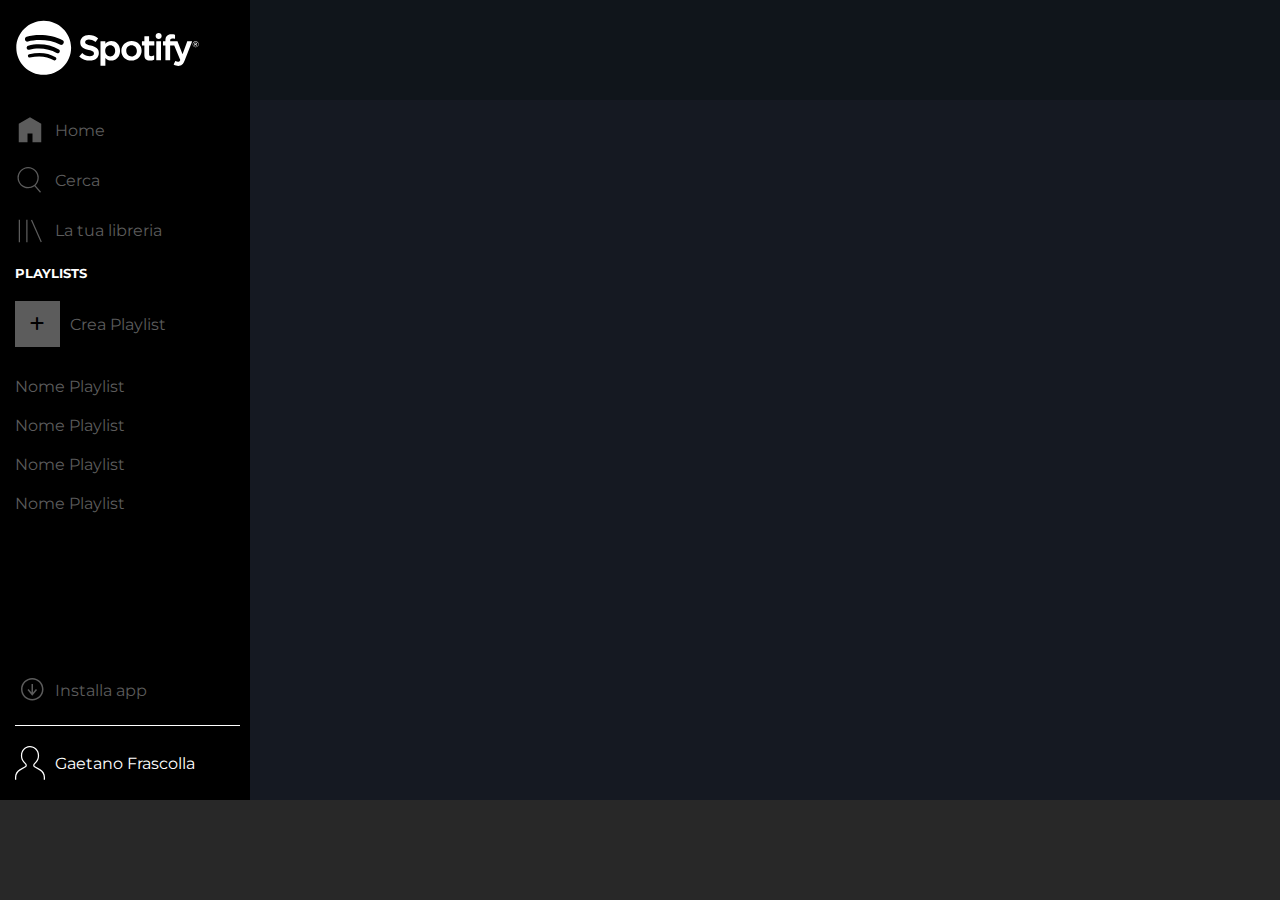
<file: day-1/index.html>
<!DOCTYPE html>
<html lang="en">

<head>
    <meta charset="UTF-8">
    <meta name="viewport" content="width=device-width, initial-scale=1.0">
    <title>Spotify Web</title>
    <!-- font -->
    <link rel="preconnect" href="https://fonts.googleapis.com">
    <link rel="preconnect" href="https://fonts.gstatic.com" crossorigin>
    <link href="https://fonts.googleapis.com/css2?family=Montserrat:ital,wght@0,100..900;1,100..900&display=swap" rel="stylesheet">
    <!-- icone -->
    <link rel="stylesheet" href="https://cdnjs.cloudflare.com/ajax/libs/font-awesome/6.7.2/css/all.min.css" integrity="sha512-Evv84Mr4kqVGRNSgIGL/F/aIDqQb7xQ2vcrdIwxfjThSH8CSR7PBEakCr51Ck+w+/U6swU2Im1vVX0SVk9ABhg==" crossorigin="anonymous" referrerpolicy="no-referrer" />
    <!-- collegamenti css -->
    <link rel="stylesheet" href="mobile.css">
    <link rel="stylesheet" href="dekstop.css">
</head>

<body>
    <main>
        <!-- colonna del menù -->
        <div class="menu">
            <div class="menu-top">
                <div class="logo">
                    <img src="../img/logo-small.svg" alt="logo-small">
                    <img src="../img/logo.svg" alt="logo">
                </div>

                <ul>
                    <li>
                        <img src="../img/home.svg" alt="logo">
                        <div>Home</div>
                    </li>
                    <li>
                        <img src="../img/search.svg" alt="logo">
                        <div>Cerca</div>
                    </li>
                    <li>
                        <img src="../img/libreria.svg" alt="logo">
                        <div>La tua libreria</div>
                    </li>
                </ul>

                <div class="playlist">
                    <h5>PLAYLISTS</h5>
                    <ul>
                        <li>
                            <i class="fa-solid fa-plus"></i>
                            <div>Crea Playlist</div>
                        </li>
                        <li class="margin">
                            Nome Playlist
                        </li>
                        <li>Nome Playlist</li>
                        <li>Nome Playlist</li>
                        <li>Nome Playlist</li>
                    </ul>
                </div>
            </div>
            <div class="menu-bottom">
                <ul>
                    <li class="download">
                        <img src="../img/download.svg" alt="download">
                        <div>Installa app</div>
                    </li>
                    <li class="id">
                        <img src="../img/profile.svg" alt="download">
                        <div>Gaetano Frascolla</div>
                    </li>
                </ul>
            </div>
        </div>
        <!-- home page -->
        <div class="home">
            <nav></nav>
            <div class="contenuti"></div>
        </div>
    </main>

    <!-- barra canzone -->
    <footer></footer>
</body>

</html>
</file>
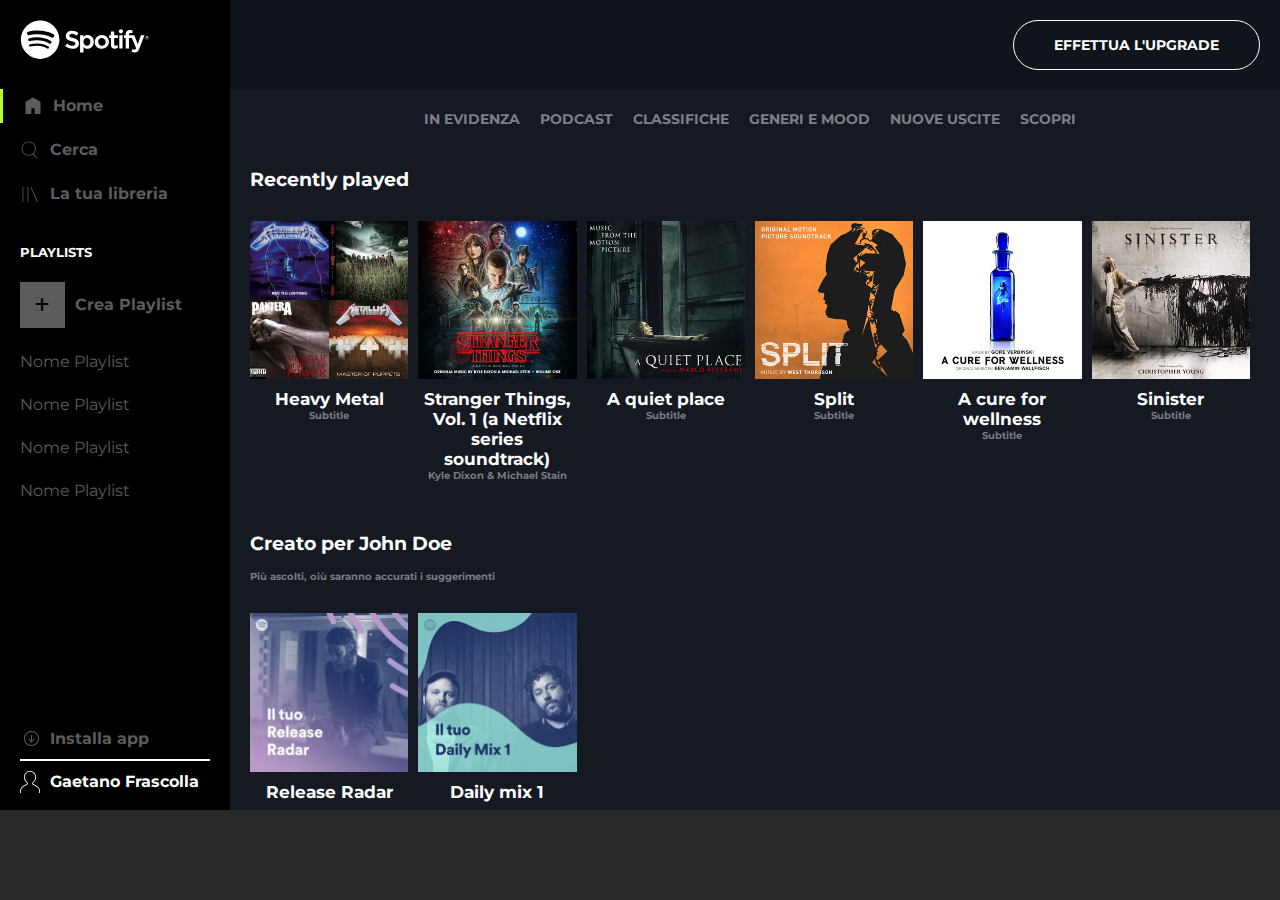
<file: day-2/index.html>
<!DOCTYPE html>
<html lang="en">

<head>
    <meta charset="UTF-8">
    <meta name="viewport" content="width=device-width, initial-scale=1.0">
    <title>Spotify Web</title>
    <!-- font -->
    <link rel="preconnect" href="https://fonts.googleapis.com">
    <link rel="preconnect" href="https://fonts.gstatic.com" crossorigin>
    <link href="https://fonts.googleapis.com/css2?family=Montserrat:ital,wght@0,100..900;1,100..900&display=swap"
        rel="stylesheet">
    <!-- icone -->
    <link rel="stylesheet" href="https://cdnjs.cloudflare.com/ajax/libs/font-awesome/6.7.2/css/all.min.css"
        integrity="sha512-Evv84Mr4kqVGRNSgIGL/F/aIDqQb7xQ2vcrdIwxfjThSH8CSR7PBEakCr51Ck+w+/U6swU2Im1vVX0SVk9ABhg=="
        crossorigin="anonymous" referrerpolicy="no-referrer" />
    <!-- collegamenti css -->
    <link rel="stylesheet" href="xs.css">
    <link rel="stylesheet" href="small.css">
    <link rel="stylesheet" href="md.css">
    <link rel="stylesheet" href="dekstop.css">
</head>

<body>
    <main>
        <!-- colonna del menù -->
        <div class="menu">
            <div class="menu-top">
                <div class="logo">
                    <img src="../img/logo-small.svg" alt="logo-small">
                    <img src="../img/logo.svg" alt="logo">
                </div>

                <ul>
                    <li class="home">
                        <img src="../img/home.svg" alt="logo">
                        <div>Home</div>
                    </li>
                    <li class="cerca hover">
                        <img src="../img/search.svg" alt="logo">
                        <div>Cerca</div>
                    </li>
                    <li class="libreria hover">
                        <img src="../img/libreria.svg" alt="logo">
                        <div>La tua libreria</div>
                    </li>
                </ul>

                <div class="playlist">
                    <h5>PLAYLISTS</h5>
                    <ul>
                        <li class="hover">
                            <i class="fa-solid fa-plus"></i>
                            <div>Crea Playlist</div>
                        </li>
                        <li class="margin hover">
                            Nome Playlist
                        </li>
                        <li class="hover">Nome Playlist</li>
                        <li class="hover">Nome Playlist</li>
                        <li class="hover">Nome Playlist</li>
                    </ul>
                </div>
            </div>
            <div class="menu-bottom">
                <ul>
                    <li class="download">
                        <img src="../img/download.svg" alt="download">
                        <div>Installa app</div>
                    </li>
                    <hr>
                    <li class="id">
                        <img src="../img/profile.svg" alt="download">
                        <div>Gaetano Frascolla</div>
                    </li>
                </ul>
            </div>
        </div>
        <!-- home page -->
        <div class="home-page">
            <div class="home-header">
                <div class="upgrade">EFFETTUA L'UPGRADE</div>
            </div>
            <div class="contenuti">
                <section>
                    <nav>
                        <div>IN EVIDENZA</div>
                        <div>PODCAST</div>
                        <div>CLASSIFICHE</div>
                        <div>GENERI E MOOD</div>
                        <div>NUOVE USCITE</div>
                        <div>SCOPRI</div>
                    </nav>
                </section>
                <section>
                    <h3>Recently played</h3>
                    <div class="played">
                        <div class="album hover-album">
                            <!-- <div class="play"> -->
                                <img src="../img/metal_lifting.jpg" alt="metal">
                            <!-- </div> -->
                            <div class="descrizione">
                                <h4>Heavy Metal</h4>
                                <div class="sub">Subtitle</div>
                            </div>
                        </div>
                        <div class="album hover-album">
                            <img src="../img/stranger.jpeg" alt="stranger-thing">
                            <div class="descrizione">
                                <h4>Stranger Things, Vol. 1 (a Netflix series soundtrack)</h4>
                                <div class="sub">Kyle Dixon & Michael Stain</div>
                            </div>
                        </div>
                        <div class="album hover-album">
                            <img src="../img/aquietplace.jpeg" alt="aquietplace">
                            <div class="descrizione">
                                <h4>A quiet place</h4>
                                <div class="sub">Subtitle</div>
                            </div>
                        </div>
                        <div class="album hover-album">
                            <img src="../img/split.jpeg" alt="split">
                            <div class="descrizione">
                                <h4>Split</h4>
                                <div class="sub">Subtitle</div>
                            </div>
                        </div>
                        <div class="album hover-album">
                            <img src="../img/cure.jpeg" alt="cure">
                            <div class="descrizione">
                                <h4>A cure for wellness</h4>
                                <div class="sub">Subtitle</div>
                            </div>
                        </div>
                        <div class="album hover-album">
                            <img src="../img/sinister.jpeg" alt="sinister">
                            <div class="descrizione">
                                <h4>Sinister</h4>
                                <div class="sub">Subtitle</div>
                            </div>
                        </div>
                    </div>
                </section>
                <section class="creato">
                    <h3>Creato per John Doe</h3>
                    <div class="sub">
                        Più ascolti, oiù saranno accurati i suggerimenti
                    </div>
                    <div class="played">
                        <div class="album hover-album">
                            <img src="../img/radar.jpeg" alt="metal">
                            <div class="descrizione">
                                <h4>Release Radar</h4>
                            </div>
                        </div>
                        <div class="album hover-album">
                            <img src="../img/mixdaily.jpeg" alt="stranger-thing">
                            <div class="descrizione">
                                <h4>Daily mix 1</h4>
                            </div>
                </section>
                <section class="creato cerchio">
                    <h3>Artisti più popolari</h3>
                    <div class="sub">
                        Più ascolti, oiù saranno accurati i suggerimenti
                    </div>
                    <div class="played">
                        <div class="album hover-album">
                            <img src="../img/youg.jpeg" alt="metal">
                            <div class="descrizione">
                                <h4>Lana del Rey </h4>
                            </div>
                        </div>
                        <div class="album hover-album">
                            <img src="../img/einaudi.jpeg" alt="stranger-thing">
                            <div class="descrizione">
                                <h4>Il meglio di Einaudi</h4>
                            </div>
                </section>
            </div>
        </div>
    </main>

    <!-- barra canzone -->
    <footer></footer>
</body>

</html>
</file>
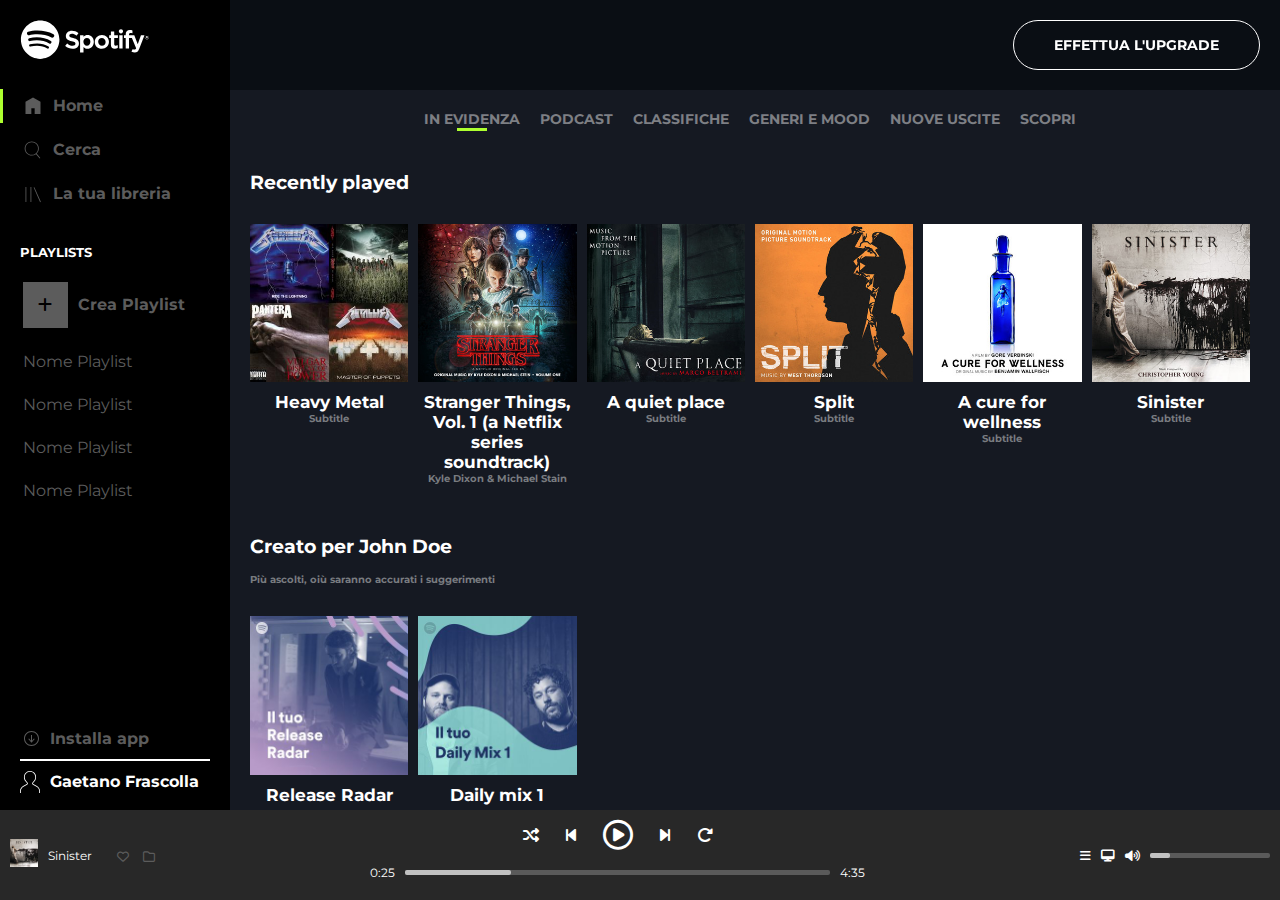
<file: day-3/index.html>
<!DOCTYPE html>
<html lang="en">

<head>
    <meta charset="UTF-8">
    <meta name="viewport" content="width=device-width, initial-scale=1.0">
    <title>Spotify Web</title>
    <!-- font -->
    <link rel="preconnect" href="https://fonts.googleapis.com">
    <link rel="preconnect" href="https://fonts.gstatic.com" crossorigin>
    <link href="https://fonts.googleapis.com/css2?family=Montserrat:ital,wght@0,100..900;1,100..900&display=swap"
        rel="stylesheet">
    <!-- icone -->
    <link rel="stylesheet" href="https://cdnjs.cloudflare.com/ajax/libs/font-awesome/6.7.2/css/all.min.css"
        integrity="sha512-Evv84Mr4kqVGRNSgIGL/F/aIDqQb7xQ2vcrdIwxfjThSH8CSR7PBEakCr51Ck+w+/U6swU2Im1vVX0SVk9ABhg=="
        crossorigin="anonymous" referrerpolicy="no-referrer" />
    <!-- collegamenti css -->
    <link rel="stylesheet" href="xs.css">
    <link rel="stylesheet" href="small.css">
    <link rel="stylesheet" href="md.css">
    <link rel="stylesheet" href="dekstop.css">
</head>

<body>
    <main>
        <!-- colonna del menù -->
        <div class="menu">
            <div class="menu-top">
                <div class="logo">
                    <img src="../img/logo-small.svg" alt="logo-small">
                    <img src="../img/logo.svg" alt="logo">
                </div>

                <ul>
                    <li class="home hover">
                        <img class="img-hover" src="../img/home.svg" alt="logo">
                        <div>Home</div>
                    </li>
                    <li class="cerca hover trasp">
                        <img class="img-hover" src="../img/search.svg" alt="logo">
                        <div>Cerca</div>
                    </li>
                    <li class="libreria hover trasp">
                        <img class="img-hover" src="../img/libreria.svg" alt="logo">
                        <div>La tua libreria</div>
                    </li>
                </ul>

                <div class="playlist">
                    <h5>PLAYLISTS</h5>
                    <ul>
                        <li class="hover trasp">
                            <i class="fa-solid fa-plus"></i>
                            <div>Crea Playlist</div>
                        </li>
                        <li class="margin hover trasp">
                            Nome Playlist
                        </li>
                        <li class="hover trasp">Nome Playlist</li>
                        <li class="hover trasp">Nome Playlist</li>
                        <li class="hover trasp">Nome Playlist</li>
                    </ul>
                </div>
            </div>
            <div class="menu-bottom">
                <ul>
                    <li class="download">
                        <img class="dw-img" src="../img/download.svg" alt="download">
                        <div>Installa app</div>
                    </li>
                    <hr>
                    <li class="id">
                        <img src="../img/profile.svg" alt="download">
                        <div>Gaetano Frascolla</div>
                    </li>
                </ul>
            </div>
        </div>
        <!-- home page -->
        <div class="home-page">
            <div class="home-header">
                <div class="upgrade">EFFETTUA L'UPGRADE</div>
            </div>
            <div class="contenuti">
                <section>
                    <nav>
                        <div class="after">
                            IN EVIDENZA
                        </div>
                        <div class="after-hover">
                            PODCAST
                        </div>
                        <div class="after-hover">
                            CLASSIFICHE
                        </div>
                        <div class="after-hover">
                            GENERI E MOOD
                        </div>
                        <div class="after-hover">
                            NUOVE USCITE
                        </div>
                        <div class="after-hover">
                            SCOPRI
                        </div>
                    </nav>
                </section>
                <section>
                    <h3>Recently played</h3>
                    <div class="played">
                        <div class="album">
                            <!-- interazione per play -->
                            <div class="play">
                                <img src="../img/metal_lifting.jpg" alt="metal">
                                <div class="album-hover">
                                    <i class="fa-regular fa-circle-play"></i>
                                </div>
                            </div>
                            <div class="descrizione">
                                <h4>Heavy Metal</h4>
                                <div class="sub">Subtitle</div>
                            </div>
                        </div>
                        <div class="album">
                            <div class="play">
                                <img src="../img/stranger.jpeg" alt="stranger-thing">
                                <div class="album-hover">
                                    <i class="fa-regular fa-circle-play"></i>
                                </div>
                            </div>
                            <div class="descrizione">
                                <h4>Stranger Things, Vol. 1 (a Netflix series soundtrack)</h4>
                                <div class="sub">Kyle Dixon & Michael Stain</div>
                            </div>
                        </div>
                        <div class="album">
                            <div class="play">
                                <img src="../img/aquietplace.jpeg" alt="aquietplace">
                                <div class="album-hover">
                                    <i class="fa-regular fa-circle-play"></i>
                                </div>
                            </div>
                            <div class="descrizione">
                                <h4>A quiet place</h4>
                                <div class="sub">Subtitle</div>
                            </div>
                        </div>
                        <div class="album">
                            <div class="play">
                                <img src="../img/split.jpeg" alt="split">
                                <div class="album-hover">
                                    <i class="fa-regular fa-circle-play"></i>
                                </div>
                            </div>
                            <div class="descrizione">
                                <h4>Split</h4>
                                <div class="sub">Subtitle</div>
                            </div>
                        </div>
                        <div class="album">
                            <div class="play">
                                <img src="../img/cure.jpeg" alt="cure">
                                <div class="album-hover">
                                    <i class="fa-regular fa-circle-play"></i>
                                </div>
                            </div>
                            <div class="descrizione">
                                <h4>A cure for wellness</h4>
                                <div class="sub">Subtitle</div>
                            </div>
                        </div>
                        <div class="album">
                            <div class="play">
                                <img src="../img/sinister.jpeg" alt="sinister">
                                <div class="album-hover">
                                    <i class="fa-regular fa-circle-play"></i>
                                </div>
                            </div>
                            <div class="descrizione">
                                <h4>Sinister</h4>
                                <div class="sub">Subtitle</div>
                            </div>
                        </div>
                    </div>
                </section>
                <section class="creato">
                    <h3>Creato per John Doe</h3>
                    <div class="sub">
                        Più ascolti, oiù saranno accurati i suggerimenti
                    </div>
                    <div class="played">
                        <div class="album">
                            <div class="play">
                                <img src="../img/radar.jpeg" alt="metal">
                                <div class="album-hover">
                                    <i class="fa-regular fa-circle-play"></i>
                                </div>
                            </div>
                            <div class="descrizione">
                                <h4>Release Radar</h4>
                            </div>
                        </div>
                        <div class="album">
                            <div class="play">
                                <img src="../img/mixdaily.jpeg" alt="stranger-thing">
                                <div class="album-hover">
                                    <i class="fa-regular fa-circle-play"></i>
                                </div>
                            </div>
                            <div class="descrizione">
                                <h4>Daily mix 1</h4>
                            </div>
                </section>
                <section class="creato cerchio">
                    <h3>Artisti più popolari</h3>
                    <div class="sub">
                        Più ascolti, oiù saranno accurati i suggerimenti
                    </div>
                    <div class="played">
                        <div class="album">
                            <div class="play">
                                <img src="../img/youg.jpeg" alt="metal">
                                <div class="album-hover circle">
                                    <i class="fa-regular fa-circle-play"></i>
                                </div>
                            </div>
                            <div class="descrizione">
                                <h4>Lana del Rey </h4>
                            </div>
                        </div>
                        <div class="album">
                            <div class="play">
                                <img src="../img/einaudi.jpeg" alt="stranger-thing">
                                <div class="album-hover circle">
                                    <i class="fa-regular fa-circle-play"></i>
                                </div>
                            </div>
                            <div class="descrizione">
                                <h4>Il meglio di Einaudi</h4>
                            </div>
                </section>
            </div>
        </div>
    </main>

    <!-- barra canzone -->
    <footer>
        <!-- prima sezione -->
        <ul class="track traccia">
            <li>
                <img src="../img/sinister.jpeg" alt="">
            </li>
            <li class="brano">
                Sinister
            </li>
            <li>
                <i class="fa-regular fa-heart fa"></i>
                <i class="fa-regular fa-folder fa"></i>
            </li>
        </ul>
        <!-- seconda sezione -->
        <div class="music">
            <div class="funzioni-box">
                <i class="fa-solid fa-shuffle"></i>
                <i class="fa-solid fa-backward-step"></i>
                <i class="fa-regular fa-circle-play"></i>
                <i class="fa-solid fa-forward-step"></i>
                <i class="fa-solid fa-rotate-right"></i>
            </div>
            <div class="sound-box">
                <div class="start">0:25</div>
                <!-- <div class="bar">
                    <div></div>
                </div> -->


                <div class="test-bar">
                    <hr class="test">
                    <hr class="test2">
                </div>


                <div class="end">4:35</div>
            </div>
        </div>
        <!-- terza sezione -->
        <ul class="track volume">
            <li>
                <i class="fa-solid fa-bars"></i>
            </li>
            <li>
                <i class="fa-solid fa-desktop"></i>
            </li>
            <li>
                <i class="fa-solid fa-volume-high"></i>
            </li>
            <li>
                <div class="bar-vol">
                    <div></div>
                </div>
            </li>
        </ul>
    </footer>
</body>

</html>
</file>
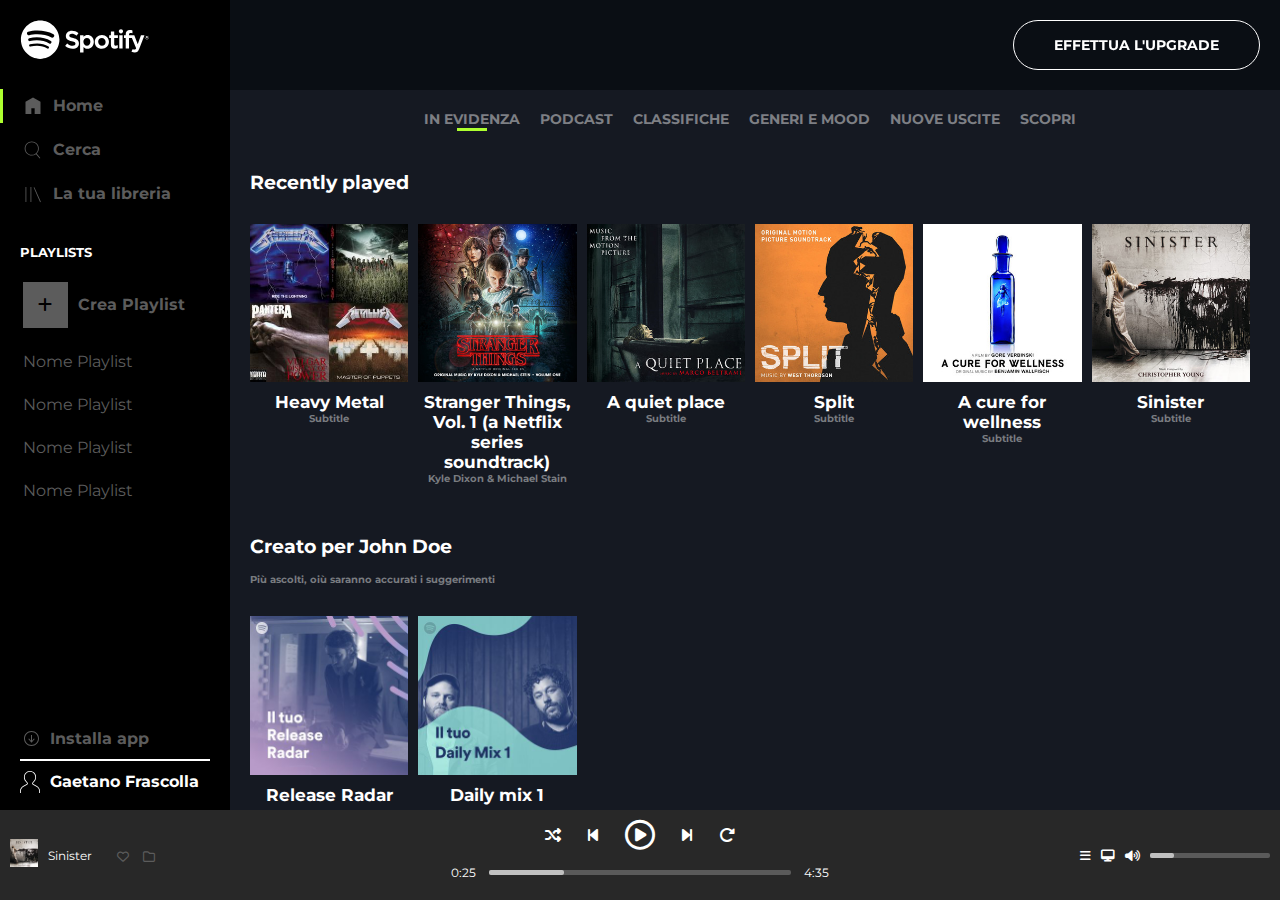
<file: day-extra/index.html>
<!DOCTYPE html>
<html lang="en">

<head>
    <meta charset="UTF-8">
    <meta name="viewport" content="width=device-width, initial-scale=1.0">
    <title>Spotify Web</title>
    <!-- font -->
    <link rel="preconnect" href="https://fonts.googleapis.com">
    <link rel="preconnect" href="https://fonts.gstatic.com" crossorigin>
    <link href="https://fonts.googleapis.com/css2?family=Montserrat:ital,wght@0,100..900;1,100..900&display=swap"
        rel="stylesheet">
    <!-- icone -->
    <link rel="stylesheet" href="https://cdnjs.cloudflare.com/ajax/libs/font-awesome/6.7.2/css/all.min.css"
        integrity="sha512-Evv84Mr4kqVGRNSgIGL/F/aIDqQb7xQ2vcrdIwxfjThSH8CSR7PBEakCr51Ck+w+/U6swU2Im1vVX0SVk9ABhg=="
        crossorigin="anonymous" referrerpolicy="no-referrer" />
    <!-- collegamenti css -->
    <link rel="stylesheet" href="xs.css">
    <link rel="stylesheet" href="small.css">
    <link rel="stylesheet" href="md.css">
    <link rel="stylesheet" href="dekstop.css">
</head>

<body>
    <main>
        <!-- colonna del menù -->
        <div class="menu">
            <div class="menu-top">
                <div class="logo">
                    <img src="../img/logo-small.svg" alt="logo-small">
                    <img src="../img/logo.svg" alt="logo">
                </div>

                <ul>
                    <li class="home hover">
                        <img class="img-hover" src="../img/home.svg" alt="logo">
                        <div>Home</div>
                    </li>
                    <li class="cerca hover trasp">
                        <img class="img-hover" src="../img/search.svg" alt="logo">
                        <div>Cerca</div>
                    </li>
                    <li class="libreria hover trasp">
                        <img class="img-hover" src="../img/libreria.svg" alt="logo">
                        <div>La tua libreria</div>
                    </li>
                </ul>

                <div class="playlist">
                    <h5>PLAYLISTS</h5>
                    <ul>
                        <li class="hover trasp">
                            <i class="fa-solid fa-plus"></i>
                            <div>Crea Playlist</div>
                        </li>
                        <li class="margin hover trasp">
                            Nome Playlist
                        </li>
                        <li class="hover trasp">Nome Playlist</li>
                        <li class="hover trasp">Nome Playlist</li>
                        <li class="hover trasp">Nome Playlist</li>
                    </ul>
                </div>
            </div>
            <div class="menu-bottom">
                <ul>
                    <li class="download">
                        <img class="dw-img" src="../img/download.svg" alt="download">
                        <div>Installa app</div>
                    </li>
                    <hr>
                    <li class="id">
                        <img src="../img/profile.svg" alt="download">
                        <div>Gaetano Frascolla</div>
                    </li>
                </ul>
            </div>
        </div>
        <!-- home page -->
        <div class="home-page">
            <div class="home-header">
                <div class="upgrade">EFFETTUA L'UPGRADE</div>
            </div>
            <div class="contenuti">
                <section>
                    <nav>
                        <div class="after">
                            IN EVIDENZA
                        </div>
                        <div class="after-hover">
                            PODCAST
                        </div>
                        <div class="after-hover">
                            CLASSIFICHE
                        </div>
                        <div class="after-hover">
                            GENERI E MOOD
                        </div>
                        <div class="after-hover">
                            NUOVE USCITE
                        </div>
                        <div class="after-hover">
                            SCOPRI
                        </div>
                    </nav>
                </section>
                <section>
                    <h3>Recently played</h3>
                    <div class="played">
                        <div class="album">
                            <!-- interazione per play -->
                            <div class="play">
                                <img src="../img/metal_lifting.jpg" alt="metal">
                                <div class="album-hover">
                                    <i class="fa-regular fa-circle-play"></i>
                                </div>
                            </div>
                            <div class="descrizione">
                                <h4>Heavy Metal</h4>
                                <div class="sub">Subtitle</div>
                            </div>
                        </div>
                        <div class="album">
                            <div class="play">
                                <img src="../img/stranger.jpeg" alt="stranger-thing">
                                <div class="album-hover">
                                    <i class="fa-regular fa-circle-play"></i>
                                </div>
                            </div>
                            <div class="descrizione">
                                <h4>Stranger Things, Vol. 1 (a Netflix series soundtrack)</h4>
                                <div class="sub">Kyle Dixon & Michael Stain</div>
                            </div>
                        </div>
                        <div class="album">
                            <div class="play">
                                <img src="../img/aquietplace.jpeg" alt="aquietplace">
                                <div class="album-hover">
                                    <i class="fa-regular fa-circle-play"></i>
                                </div>
                            </div>
                            <div class="descrizione">
                                <h4>A quiet place</h4>
                                <div class="sub">Subtitle</div>
                            </div>
                        </div>
                        <div class="album">
                            <div class="play">
                                <img src="../img/split.jpeg" alt="split">
                                <div class="album-hover">
                                    <i class="fa-regular fa-circle-play"></i>
                                </div>
                            </div>
                            <div class="descrizione">
                                <h4>Split</h4>
                                <div class="sub">Subtitle</div>
                            </div>
                        </div>
                        <div class="album">
                            <div class="play">
                                <img src="../img/cure.jpeg" alt="cure">
                                <div class="album-hover">
                                    <i class="fa-regular fa-circle-play"></i>
                                </div>
                            </div>
                            <div class="descrizione">
                                <h4>A cure for wellness</h4>
                                <div class="sub">Subtitle</div>
                            </div>
                        </div>
                        <div class="album">
                            <div class="play">
                                <img src="../img/sinister.jpeg" alt="sinister">
                                <div class="album-hover">
                                    <i class="fa-regular fa-circle-play"></i>
                                </div>
                            </div>
                            <div class="descrizione">
                                <h4>Sinister</h4>
                                <div class="sub">Subtitle</div>
                            </div>
                        </div>
                    </div>
                </section>
                <section class="creato">
                    <h3>Creato per John Doe</h3>
                    <div class="sub">
                        Più ascolti, oiù saranno accurati i suggerimenti
                    </div>
                    <div class="played">
                        <div class="album">
                            <div class="play">
                                <img src="../img/radar.jpeg" alt="metal">
                                <div class="album-hover">
                                    <i class="fa-regular fa-circle-play"></i>
                                </div>
                            </div>
                            <div class="descrizione">
                                <h4>Release Radar</h4>
                            </div>
                        </div>
                        <div class="album">
                            <div class="play">
                                <img src="../img/mixdaily.jpeg" alt="stranger-thing">
                                <div class="album-hover">
                                    <i class="fa-regular fa-circle-play"></i>
                                </div>
                            </div>
                            <div class="descrizione">
                                <h4>Daily mix 1</h4>
                            </div>
                </section>
                <section class="creato cerchio">
                    <h3>Artisti più popolari</h3>
                    <div class="sub">
                        Più ascolti, oiù saranno accurati i suggerimenti
                    </div>
                    <div class="played">
                        <div class="album">
                            <div class="play">
                                <img src="../img/youg.jpeg" alt="metal">
                                <div class="album-hover circle">
                                    <i class="fa-regular fa-circle-play"></i>
                                </div>
                            </div>
                            <div class="descrizione">
                                <h4>Lana del Rey </h4>
                            </div>
                        </div>
                        <div class="album">
                            <div class="play">
                                <img src="../img/einaudi.jpeg" alt="stranger-thing">
                                <div class="album-hover circle">
                                    <i class="fa-regular fa-circle-play"></i>
                                </div>
                            </div>
                            <div class="descrizione">
                                <h4>Il meglio di Einaudi</h4>
                            </div>
                </section>
            </div>
        </div>
    </main>

    <!-- barra canzone -->
    <footer>
        <!-- prima sezione -->
        <ul class="track traccia">
            <li>
                <img src="../img/sinister.jpeg" alt="">
            </li>
            <li class="brano">
                Sinister
            </li>
            <li>
                <i class="fa-regular fa-heart fa"></i>
                <i class="fa-regular fa-folder fa"></i>
            </li>
        </ul>
        <!-- seconda sezione -->
        <div class="music">
            <div class="funzioni-box">
                <i class="fa-solid fa-shuffle"></i>
                <i class="fa-solid fa-backward-step"></i>
                <i class="fa-regular fa-circle-play"></i>
                <i class="fa-solid fa-forward-step"></i>
                <i class="fa-solid fa-rotate-right"></i>
            </div>
            <div class="sound-box">
                <div class="start">0:25</div>
                <!-- <div class="bar">
                    <div></div>
                </div> -->


                <div class="test-bar">
                    <hr class="test">
                    <hr class="test2">
                </div>


                <div class="end">4:35</div>
            </div>
        </div>
        <!-- terza sezione -->
        <ul class="track volume">
            <li>
                <i class="fa-solid fa-bars"></i>
            </li>
            <li>
                <i class="fa-solid fa-desktop"></i>
            </li>
            <li>
                <i class="fa-solid fa-volume-high"></i>
            </li>
            <li class="bar-vol">
                <!-- <div class="bar-vol">
                    <div></div>
                </div> -->
                <div class="test-bar">
                    <hr class="test">
                    <hr class="test2">
                </div>

            </li>
        </ul>
    </footer>
</body>

</html>
</file>
<file: day-1/mobile.css>
*{
    margin: 0;
    padding: 0;
    box-sizing: border-box;
    font-family: "Montserrat", serif;
}

/* utilities */
body{
    height: 100vh;
}

/********** main **********/
main{
    height: calc(100% - 90px);
    background-color: #151922;
    display: flex;
}

/* menù */
.menu{
    width: 55px;
    background-color: black;
    display: flex;
    flex-direction: column;
    justify-content: space-between;
    padding: 10px 15px 10px 15px;
    text-align: center;
    color: #5c5c5c;
}

.logo :first-child{
    
    padding-bottom: 30px;
}

.logo img+img{
    display: none;
}

.menu ul{
    list-style: none;
    color: #5c5c5c;
    text-align: center;
}

.menu ul li{
    display: flex;
    align-items: center;
    padding-bottom: 10px;
}

.menu ul li img{
    width: 23px;
    filter:brightness(0) saturate(100%) invert(33%) sepia(0%) saturate(0%) hue-rotate(92deg) brightness(100%) contrast(82%);
}

.menu ul li div{
    display: none;
}

.playlist{
    display: none;
}

h5{
    color: white;
    padding-bottom: 20px;
}

.playlist ul li.margin{
    margin-top: 10px;
}

.fa-plus{
    color: black;
    background-color: #5c5c5c;
    padding: 15px;
}

.menu-bottom .id{
    color: white;
}

.menu-bottom .id img{
    filter: none;
}

/* home */
.home{
    width: calc(100% - 55px);
}


/* navigazione */
nav{
    height: 90px;
    background-color: #10151b;
}

/* contenuti */
.contenuti{
    height: calc(100% - 90px);
}

/********** footer **********/
footer{
    height: 90px;
    background-color: #282828;
}
</file>
<file: day-1/dekstop.css>
@media screen and (min-width: 992px) {

    /********** main **********/
    main {
        height: calc(100% - 100px);
    }

    /* menù */
    .menu {
        width: 250px;
        padding: 20px 0px 0px 15px;
        text-align: left;
    }

    .logo :first-child {
        display: none;
    }

    .logo img+img {
        display: block;
        padding-bottom: 40px;
        padding-right: 50px;
    }

    .menu ul{
        text-align: left;
    }

    .menu ul li{
        padding-bottom: 20px;
    }

    .menu ul li img{
        width: 30px;
    }
    
    .menu ul li div{
        display: block;
        padding-left: 10px;
    }

    .playlist{
        display: block;
    }

    .menu-bottom ul{
        padding-right: 10px;
    }

    .menu-bottom .download{
        border-bottom: 1px solid white;
        margin-bottom: 20px;
    }

    /* home */
    .home {
        width: calc(100% - 250px);
    }

    /* navigazione */
    nav {
        height: 100px;
        background-color: #10151b;
    }

    /* contenuti */
    .contenuti {
        height: calc(100% - 170px);
    }

    /********** footer **********/
    footer {
        height: 100px;
    }
}
</file>
<file: day-2/xs.css>
*{
    margin: 0;
    padding: 0;
    box-sizing: border-box;
    font-family: "Montserrat", serif;
}

/* utilities */
body{
    height: 100vh;
}

h3{
    color: white;
}

/********** main **********/
main{
    height: calc(100% - 90px);
    background-color: #151922;
    display: flex;
    /* overflow-y: auto; */
}

/*** menù ***/
.menu{
    width: 50px;
    background-color: black;
    display: flex;
    flex-direction: column;
    text-align: center;
    padding: 5px 0 10px 0;
    color: #5c5c5c;
    overflow-y: auto;
}

/* menù top*/
.logo :first-child{
    padding: 0 10px 15px 10px;
}

.logo img+img{
    display: none;
}

.menu ul{
    list-style: none;
    color: #5c5c5c;
}

.menu ul li{
    display: flex;
    align-items: center;
    padding: 0 15px;
    margin-bottom: 10px;
}

.menu ul li img{
    filter:brightness(0) saturate(100%) invert(33%) sepia(0%) saturate(0%) hue-rotate(92deg) brightness(100%) contrast(82%);
}

.menu ul li div{
    display: none;
    
}

.playlist{
    display: none;
}

.playlist ul li.margin{
    margin-top: 10px;
}

.fa-plus{
    color: black;
    background-color: #5c5c5c;
    padding: 15px;
}

/* menù bottom*/
.menu-bottom{
    margin-top: auto;
}

.menu-bottom ul li{
    margin: 0;
}

hr{
    display: none;
}

.menu-bottom .download{
    padding: 10px 15px;
}

.menu-bottom .id{
    color: white;
    padding-top: 10px;
}

.menu-bottom .id img{
    filter: none;
}

/*** home ***/
.home-page{
    width: calc(100% - 50px);
    /* overflow-y: auto; */
}


/* home header */
.home-header{
    height: 90px;
    background-color: #10151b;
    position: sticky;
    z-index: 3;
    padding: 20px 20px 20px 0;
    text-align: right;
}

.upgrade{
    font-weight: bold;
    font-size: 14px;
    display: inline-block;
    color: white;
    padding: 15px 40px;
    border: 1px solid white;
    border-radius: 30px;
}

.upgrade:hover{
    color: #10151b;
    background-color: white;
}

/* contenuti */
.contenuti{
    height: calc(100% - 90px);
    padding: 20px 30px 30px 20px;
    overflow-y: auto;
}

/* prima sezione */
nav{
    display: flex;
    justify-content: center;
    flex-wrap: wrap;
    column-gap: 20px;
}

nav  div{
    font-size: 14px;
    font-weight: bold;
    color: #7d7f84;
    padding-bottom: 40px;
}

.played{
    /* background-color: red; */
    display: flex;
    flex-wrap: wrap;
    column-gap: 10px;
    gap: 10px;
    padding-top: 30px;
    padding-bottom: 40px;
}

.album{
    width: calc((100% - 10px) / 2);
    /* background-color: yellow; */
}

.album img{
    max-width: 100%;
    display: block;
}

.hover-album:hover{
    filter: contrast(0.6);
}

.descrizione{
    padding: 10px 0;
    text-align: center;
}

h4{
    color: white;
    font-size: 17px;

}

.sub{
    color: #797c80;
    font-size: 10px;
    font-weight: bold;
}

.creato .sub{
    padding-top: 15px;
}

.cerchio .album img{
    border-radius: 50%;
}
/********** footer **********/
footer{
    height: 90px;
    background-color: #282828;
}
</file>
<file: day-2/small.css>
@media screen and (min-width: 576px) {

    /********** main **********/
    /* menù */
    .menu {
        width: 230px;
        padding-top: 20px;
        text-align: left;
    }

    /* menù top*/
    .logo :first-child {
        display: none;
    }

    .logo img+img {
        display: block;
        padding: 0 80px 30px 20px;
    }

    .menu ul {
        text-align: left;
    }

    .menu ul li {
        padding: 7px 20px;
    }

    .menu ul li img {
        width: 20px;
    }

    .menu ul li div {
        display: block;
        padding-left: 10px;
        font-weight: bold;
    }

    .home {
        border-left: 3px solid #adff2f;
    }

    .hover:hover {
        border-left: 3px solid #adff2f;
    }

    .playlist {
        display: block;
    }

    h5 {
        color: white;
        padding: 23px 0 15px 20px;
    }

    /* menù bottom*/
    hr {
        display: block;
        color: white;
        margin: 0 20px;
        border: 1px solid;
        height: 1px;
    }

    .menu-bottom .download {
        padding: 10px 20px;
    }

    /* home */
    .home-page {
        width: calc(100% - 230px);
    }


    /********** footer **********/
}
</file>
<file: day-2/md.css>
@media screen and (min-width: 768px){
    /********** main **********/
    .album{
        width: calc((100% - 30px) / 4);
        /* background-color: yellow; */
    }
}
</file>
<file: day-2/dekstop.css>
@media screen and (min-width: 992px) {

    /********** main **********/
    .album{
        width: calc((100% - 50px) / 6);
        /* background-color: yellow; */
    }
}
</file>
<file: day-3/xs.css>
*{
    margin: 0;
    padding: 0;
    box-sizing: border-box;
    font-family: "Montserrat", serif;
}

/* utilities */
body{
    height: 100vh;
}

h3{
    color: white;
}

/********** main **********/
main{
    height: calc(100% - 90px);
    background-color: #151922;
    display: flex;
}

/*** menù ***/
.menu{
    width: 50px;
    background-color: black;
    display: flex;
    flex-direction: column;
    text-align: center;
    padding: 5px 0 10px 0;
    color: #5c5c5c;
    overflow-y: auto;
}

/* menù top*/
.logo :first-child{
    padding: 0 10px 15px 10px;
}

.logo img+img{
    display: none;
}

.menu ul{
    list-style: none;
    color: #5c5c5c;
}

.menu ul li{
    display: flex;
    align-items: center;
    padding: 0 15px;
    margin-bottom: 10px;
}

.menu ul li img{
    filter:brightness(0) saturate(100%) invert(33%) sepia(0%) saturate(0%) hue-rotate(92deg) brightness(100%) contrast(82%);
}

.menu ul li div{
    display: none;
    
}

.playlist{
    display: none;
}

.playlist ul li.margin{
    margin-top: 10px;
}

.fa-plus{
    color: black;
    background-color: #5c5c5c;
    padding: 15px;
}

/* menù bottom*/
.menu-bottom{
    margin-top: auto;
}

.menu-bottom ul li{
    margin: 0;
}

hr{
    display: none;
}

.menu-bottom .download{
    padding: 10px 15px;
}

.menu-bottom .id{
    color: white;
    padding-top: 10px;
}

.menu-bottom .id img{
    filter: none;
}

/*** home ***/
.home-page{
    width: calc(100% - 50px);
    overflow-y: auto;
}


/* home header */
.home-header{
    height: 90px;
    background-color: rgba(8, 11, 18, 0.8);
    position: sticky;
    z-index: 3;
    top: 0;
    padding: 20px 20px 20px 0;
    text-align: right;
}

.upgrade{
    font-weight: bold;
    font-size: 14px;
    display: inline-block;
    color: white;
    padding: 15px 40px;
    border: 1px solid white;
    border-radius: 30px;
}

.upgrade:hover{
    color: #10151b;
    background-color: white;
    cursor: pointer;
}

/* contenuti */
.contenuti{
    height: calc(100% - 90px);
    padding: 20px 30px 30px 20px;
}

/* prima sezione */   /*DA FARE DOPOOOOOOOOOOOOOOOOOOOOOOOOO*/
nav{
    display: flex;
    justify-content: center;
    flex-wrap: wrap;
    column-gap: 20px;
    padding-bottom: 40px;
}

nav  div{
    font-size: 14px;
    font-weight: bold;
    color: #7d7f84;
}

nav div:hover{
    color: white;
    cursor: pointer;
}

.after{
    display: flex;
    flex-direction: column;
    align-items: center;
}

.after:after{
    content: '';
    display: inline-block;
    height: 3px;
    width: 30px;
    background-color: #adff2f;
}

.after-hover{
    display: flex;
    flex-direction: column;
    align-items: center;
}

.after-hover:after{
    content: '';
    display: none;
    height: 3px;
    width: 30px;
    background-color: #adff2f;
}

.after-hover:hover:after{
    display: inline-block;
    cursor: pointer;
}

.played{
    display: flex;
    flex-wrap: wrap;
    column-gap: 10px;
    gap: 10px;
    padding-top: 30px;
    padding-bottom: 40px;
}

.album{
    width: calc((100% - 10px) / 2);
}

.play{
    position: relative;
}

.album-hover{
    /* display: flex; */
    display: none;
    justify-content: center;
    align-items: center;
    position: absolute;
    top: 0;
    left: 0;
    width: 100%;
    height: 100%;
    background-color: rgba(0, 0, 0, 0.5);
}

.circle{
    border-radius: 50%;
}

.album .fa-circle-play{
    font-size: 70px;
    color: white;
}

.album:hover .album-hover{
    display: flex;
    cursor: pointer;
}

.album img{
    max-width: 100%;
    display: block;
}

.descrizione{
    padding: 10px 0;
    text-align: center;
}

h4{
    color: white;
    font-size: 17px;

}

.sub{
    color: #797c80;
    font-size: 10px;
    font-weight: bold;
}

.creato .sub{
    padding-top: 15px;
}

.cerchio .album img{
    border-radius: 50%;
}
/********** footer **********/
footer{
    height: 90px;
    background-color: #282828;
    display: flex;
    /* justify-content: space-between; */
    padding: 0 10px;
}

/* prima sezione */
.track{
    display: flex;
    list-style: none;
    align-items: center;
}

.traccia{
    margin-right: auto;
}

.track img{
    max-width: 30px;
    padding-right: 10px;
}

.track .brano{
    font-size: 12px;
    color: white;
    padding-right: 25px;
}

.track .fa{
    font-size: 12px;
    color: #5c5c5c;
}

.track .fa:hover{
    font-size: 12px;
    color: white;
}

.fa-heart{
    padding-right: 10px;
}



/* seconda sezione */
.music{
    padding: 10px 0 20px 0;
    align-self: center;
    display: flex;
    flex-direction: column;
    align-items: center;
}

.funzioni-box{
   width: 190px;
   display: flex;
   justify-content: space-between;
   align-items: center;
   color: white;
   padding-bottom: 15px;
}

.funzioni-box .fa-circle-play{
    font-size: 30px;
 }

.sound-box{
    display: flex;
    justify-content: space-between;
    align-items: center;
    font-size: 12px;
    color: white;
}

.start{
    padding-right: 10px;
}

.end{
    padding-left: 10px;
}

.bar{
    width: 130px;
    height: 5px;
    border-radius: 2px;
    background-color: #5a5a5a;
    margin: 0 10px;
}

.bar div{
    width: 25px;
    height: 5px;
    border-radius: 2px;
    background-color: #c1c1c1;
}

/* debug */
.test-bar{
    position: relative;
}

.test{
    display: block;
    height: 5px;
    border: none;
    border-radius: 2px;
    background-color: #5a5a5a;
    width: 130px;
}

.test2{
    display: block;
    height: 5px;
    border: none;
    border-radius: 2px;
    background-color: #c1c1c1;
    position: absolute;
    top: 0;
    left: 0;
    width: 25%;
}

 /* terza sezione */
.volume{
    color: white;
    font-size: 12px;
    column-gap: 10px;
    margin-left: auto;
}

.bar-vol{
    width: 85px;
    height: 5px;
    border-radius: 2px;
    background-color: #5a5a5a;
}

.bar-vol div{
    width: 20px;
    height: 5px;
    border-radius: 2px;
    background-color: #c1c1c1;
}
</file>
<file: day-3/small.css>
@media screen and (min-width: 576px) {

    /********** main **********/
    /* menù */
    .menu {
        width: 230px;
        padding-top: 20px;
        text-align: left;
    }

    /* menù top*/
    .logo :first-child {
        display: none;
    }

    .logo img+img {
        display: block;
        padding: 0 80px 30px 20px;
    }

    .menu ul {
        text-align: left;
    }

    .menu ul li {
        padding: 7px 20px;
    }

    .menu ul li img {
        width: 20px;
    }

    .menu ul li div {
        display: block;
        padding-left: 10px;
        font-weight: bold;
    }

    .home {
        border-left: 3px solid #adff2f;
    }

    .trasp {
        border-left: 3px solid transparent;
    }

    .hover:hover {
        border-left: 3px solid #adff2f;
        cursor: pointer;
        color: white;
    }

    .hover:hover .img-hover {
        filter: none;
    }

    .hover:hover .fa-plus {
        background-color: white;
    }

    .playlist {
        display: block;
    }

    h5 {
        color: white;
        padding: 23px 0 15px 20px;
    }

    /* menù bottom*/
    .menu-bottom hr {
        display: block;
        color: white;
        margin: 0 20px;
        border: 1px solid;
        height: 1px;
    }

    .menu-bottom .download {
        padding: 10px 20px;
    }

    .menu-bottom .download:hover {
        cursor: pointer;
        color: white;
    }

    .menu-bottom .download:hover .dw-img {
        filter: none;
    }

    /* home */
    .home-page {
        width: calc(100% - 230px);
    }


    /********** footer **********/

/* prima sezione */
.track img{
    max-width: 38px;
    padding-right: 10px;
}

/* seconda sezione */
.bar{
    width: 145px;
    height: 5px;
    border-radius: 2px;
    background-color: #5a5a5a;
}

.test{
    width: 145px;
}

 /* terza sezione */
.bar-vol{
    width: 100px;
    height: 5px;
    border-radius: 2px;
    background-color: #5a5a5a;
}

}
</file>
<file: day-3/md.css>
@media screen and (min-width: 768px){
    /********** main **********/
    .album{
        width: calc((100% - 30px) / 4);
        /* background-color: yellow; */
    }

    /********** footer **********/

    .test{
        width: 250px;
    }
    
     /* terza sezione */
    .bar-vol{
        width: 120px;
        height: 5px;
        border-radius: 2px;
        background-color: #5a5a5a;
    }
}
</file>
<file: day-3/dekstop.css>
@media screen and (min-width: 992px) {

    /********** main **********/
    .album{
        width: calc((100% - 50px) / 6);
        /* background-color: yellow; */
    }

    .test{
        width: 425px;
    }
    }
</file>
<file: day-extra/xs.css>
*{
    margin: 0;
    padding: 0;
    box-sizing: border-box;
    font-family: "Montserrat", serif;
}

/* utilities */
body{
    height: 100vh;
}

h3{
    color: white;
}

/********** main **********/
main{
    height: calc(100% - 90px);
    background-color: #151922;
    display: flex;
}

/*** menù ***/
.menu{
    width: 50px;
    background-color: black;
    display: flex;
    flex-direction: column;
    text-align: center;
    padding: 5px 0 10px 0;
    color: #5c5c5c;
    overflow-y: auto;
}

/* menù top*/
.logo :first-child{
    padding: 0 10px 15px 10px;
}

.logo img+img{
    display: none;
}

.menu ul{
    list-style: none;
    color: #5c5c5c;
}

.menu ul li{
    display: flex;
    align-items: center;
    padding: 0 15px;
    margin-bottom: 10px;
}

.menu ul li img{
    filter:brightness(0) saturate(100%) invert(33%) sepia(0%) saturate(0%) hue-rotate(92deg) brightness(100%) contrast(82%);
}

.menu ul li div{
    display: none;
    
}

.playlist{
    display: none;
}

.playlist ul li.margin{
    margin-top: 10px;
}

.fa-plus{
    color: black;
    background-color: #5c5c5c;
    padding: 15px;
}

/* menù bottom*/
.menu-bottom{
    margin-top: auto;
}

.menu-bottom ul li{
    margin: 0;
}

hr{
    display: none;
}

.menu-bottom .download{
    padding: 10px 15px;
}

.menu-bottom .id{
    color: white;
    padding-top: 10px;
}

.menu-bottom .id img{
    filter: none;
}

/*** home ***/
.home-page{
    width: calc(100% - 50px);
    overflow-y: auto;
}


/* home header */
.home-header{
    height: 90px;
    background-color: rgba(8, 11, 18, 0.8);
    position: sticky;
    z-index: 3;
    top: 0;
    padding: 20px 20px 20px 0;
    text-align: right;
}

.upgrade{
    font-weight: bold;
    font-size: 14px;
    display: inline-block;
    color: white;
    padding: 15px 40px;
    border: 1px solid white;
    border-radius: 30px;
}

.upgrade:hover{
    /* color: #10151b;
    background-color: white; */
    cursor: pointer;
    transform: scale(1.1);
}

/* contenuti */
.contenuti{
    height: calc(100% - 90px);
    padding: 20px 30px 30px 20px;
}

/* prima sezione */   /*DA FARE DOPOOOOOOOOOOOOOOOOOOOOOOOOO*/
nav{
    display: flex;
    justify-content: center;
    flex-wrap: wrap;
    column-gap: 20px;
    padding-bottom: 40px;
}

nav  div{
    font-size: 14px;
    font-weight: bold;
    color: #7d7f84;
}

nav div:hover{
    color: white;
    cursor: pointer;
}

.after{
    display: flex;
    flex-direction: column;
    align-items: center;
}

.after:after{
    content: '';
    display: inline-block;
    height: 3px;
    width: 30px;
    background-color: #adff2f;
}

.after-hover{
    display: flex;
    flex-direction: column;
    align-items: center;
}

.after-hover:after{
    content: '';
    display: none;
    height: 3px;
    width: 30px;
    background-color: #adff2f;
}

.after-hover:hover:after{
    display: inline-block;
    cursor: pointer;
}

.played{
    display: flex;
    flex-wrap: wrap;
    column-gap: 10px;
    gap: 10px;
    padding-top: 30px;
    padding-bottom: 40px;
}

.album{
    width: calc((100% - 10px) / 2);
}

.play{
    position: relative;
}

.album-hover{
    /* display: flex; */
    display: none;
    justify-content: center;
    align-items: center;
    position: absolute;
    top: 0;
    left: 0;
    width: 100%;
    height: 100%;
    background-color: rgba(0, 0, 0, 0.5);
}

.circle{
    border-radius: 50%;
}

.album .fa-circle-play{
    font-size: 70px;
    color: white;
}

.album:hover .album-hover{
    display: flex;
    cursor: pointer;
}

.album img{
    max-width: 100%;
    display: block;
}

.descrizione{
    padding: 10px 0;
    text-align: center;
}

h4{
    color: white;
    font-size: 17px;

}

.sub{
    color: #797c80;
    font-size: 10px;
    font-weight: bold;
}

.creato .sub{
    padding-top: 15px;
}

.cerchio .album img{
    border-radius: 50%;
}
/********** footer **********/
footer{
    height: 90px;
    background-color: #282828;
    display: flex;
    justify-content: space-between;
    padding: 0 10px;
}

/* prima sezione */
.track{
    width: 30%;
    display: flex;
    list-style: none;
    align-items: center;
}

.traccia{
    /* margin-right: auto; */
}

.track img{
    max-width: 30px;
    padding-right: 10px;
}

.track .brano{
    font-size: 12px;
    color: white;
    padding-right: 25px;
}

.track .fa{
    font-size: 12px;
    color: #5c5c5c;
}

.track .fa:hover{
    font-size: 12px;
    color: white;
}

.fa-heart{
    padding-right: 10px;
}



/* seconda sezione */
.music{
    padding: 10px 0 20px 0;
    /* align-self: center; */
    display: flex;
    flex-direction: column;
    align-items: center;
    width: 30%;
}

.funzioni-box{
   width: 190px;
   display: flex;
   justify-content: space-between;
   align-items: center;
   color: white;
   padding-bottom: 15px;
}

.funzioni-box .fa-circle-play{
    font-size: 30px;
 }

.sound-box{
    display: flex;
    justify-content: space-between;
    align-items: center;
    font-size: 12px;
    color: white;
    width: 100%;
}

.start{
    padding-right: 10px;
}

.end{
    padding-left: 10px;
}

.bar{
    width: 130px;
    height: 5px;
    border-radius: 2px;
    background-color: #5a5a5a;
    margin: 0 10px;
}

.bar div{
    width: 25px;
    height: 5px;
    border-radius: 2px;
    background-color: #c1c1c1;
}

/* debug */
.test-bar{
    position: relative;
    width: 80%;
}

.test{
    display: block;
    height: 5px;
    border: none;
    border-radius: 2px;
    background-color: #5a5a5a;
    width: 100%;
}

.test2{
    display: block;
    height: 5px;
    border: none;
    border-radius: 2px;
    background-color: #c1c1c1;
    position: absolute;
    top: 0;
    left: 0;
    width: 25%;
}

 /* terza sezione */
.volume{
    color: white;
    font-size: 12px;
    column-gap: 10px;
    justify-content: end;
}

.bar-vol{
    width: 40%;
}

/* .bar-vol div{
    width: 20px;
    height: 5px;
    border-radius: 2px;
    background-color: #c1c1c1;
} */
</file>
<file: day-extra/small.css>
@media screen and (min-width: 576px) {

    /********** main **********/
    /* menù */
    .menu {
        width: 230px;
        padding-top: 20px;
        text-align: left;
    }

    /* menù top*/
    .logo :first-child {
        display: none;
    }

    .logo img+img {
        display: block;
        padding: 0 80px 30px 20px;
    }

    .menu ul {
        text-align: left;
    }

    .menu ul li {
        padding: 7px 20px;
    }

    .menu ul li img {
        width: 20px;
    }

    .menu ul li div {
        display: block;
        padding-left: 10px;
        font-weight: bold;
    }

    .home {
        border-left: 3px solid #adff2f;
    }

    .trasp {
        border-left: 3px solid transparent;
    }

    .hover:hover {
        border-left: 3px solid #adff2f;
        cursor: pointer;
        color: white;
    }

    .hover:hover .img-hover {
        filter: none;
    }

    .hover:hover .fa-plus {
        background-color: white;
    }

    .playlist {
        display: block;
    }

    h5 {
        color: white;
        padding: 23px 0 15px 20px;
    }

    /* menù bottom*/
    .menu-bottom hr {
        display: block;
        color: white;
        margin: 0 20px;
        border: 1px solid;
        height: 1px;
    }

    .menu-bottom .download {
        padding: 10px 20px;
    }

    .menu-bottom .download:hover {
        cursor: pointer;
        color: white;
    }

    .menu-bottom .download:hover .dw-img {
        filter: none;
    }

    /* home */
    .home-page {
        width: calc(100% - 230px);
    }


    /********** footer **********/

/* prima sezione */
.track img{
    max-width: 38px;
    padding-right: 10px;
}

/* seconda sezione */
.bar{
    width: 145px;
    height: 5px;
    border-radius: 2px;
    background-color: #5a5a5a;
}

/* .test{
    width: 145px;
} */

 /* terza sezione */
.bar-vol{
    width: 100px;
    height: 5px;
    border-radius: 2px;
    background-color: #5a5a5a;
}

}
</file>
<file: day-extra/md.css>
@media screen and (min-width: 768px){
    /********** main **********/
    .album{
        width: calc((100% - 30px) / 4);
        /* background-color: yellow; */
    }

    /********** footer **********/

    /* .test{
        width: 250px;
    } */
    
     /* terza sezione */
    .bar-vol{
        width: 120px;
        height: 5px;
        border-radius: 2px;
        background-color: #5a5a5a;
    }
}
</file>
<file: day-extra/dekstop.css>
@media screen and (min-width: 992px) {

    /********** main **********/
    .album{
        width: calc((100% - 50px) / 6);
        /* background-color: yellow; */
    }

    /* .test{
        width: 425px;
    } */
    }
</file>
